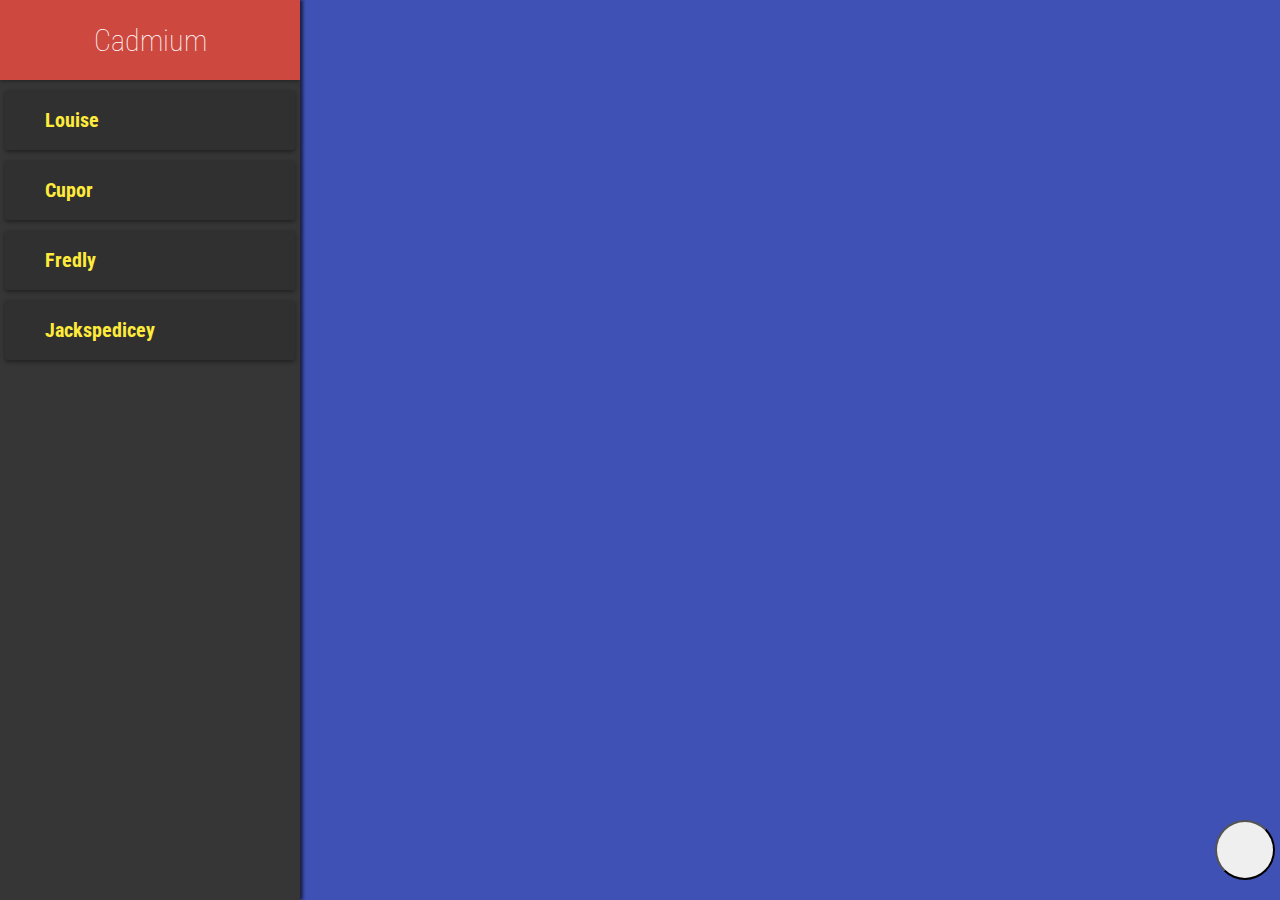
<file: public/index.html>
<!DOCTYPE html>
<html lang="en">
<head>
    <link href="Stylesheets/Main.css" rel="stylesheet">
    <meta charset="UTF-8">
    <title>Cadmium</title>
</head>
<body>
<aside class="sidebar">
    <section class="site-name">
        Cadmium
    </section>
    <section class="pet-item">
        <span class="title">Louise</span>
    </section>
    <section class="pet-item">
        <span class="title">Cupor</span>
    </section>
    <section class="pet-item">
        <span class="title">Fredly</span>
    </section>
    <section class="pet-item">
        <span class="title">Jackspedicey</span>
    </section>
    <button class="fab" role="button">
    </button>
</aside>
<main></main>
</body>
</html>
</file>
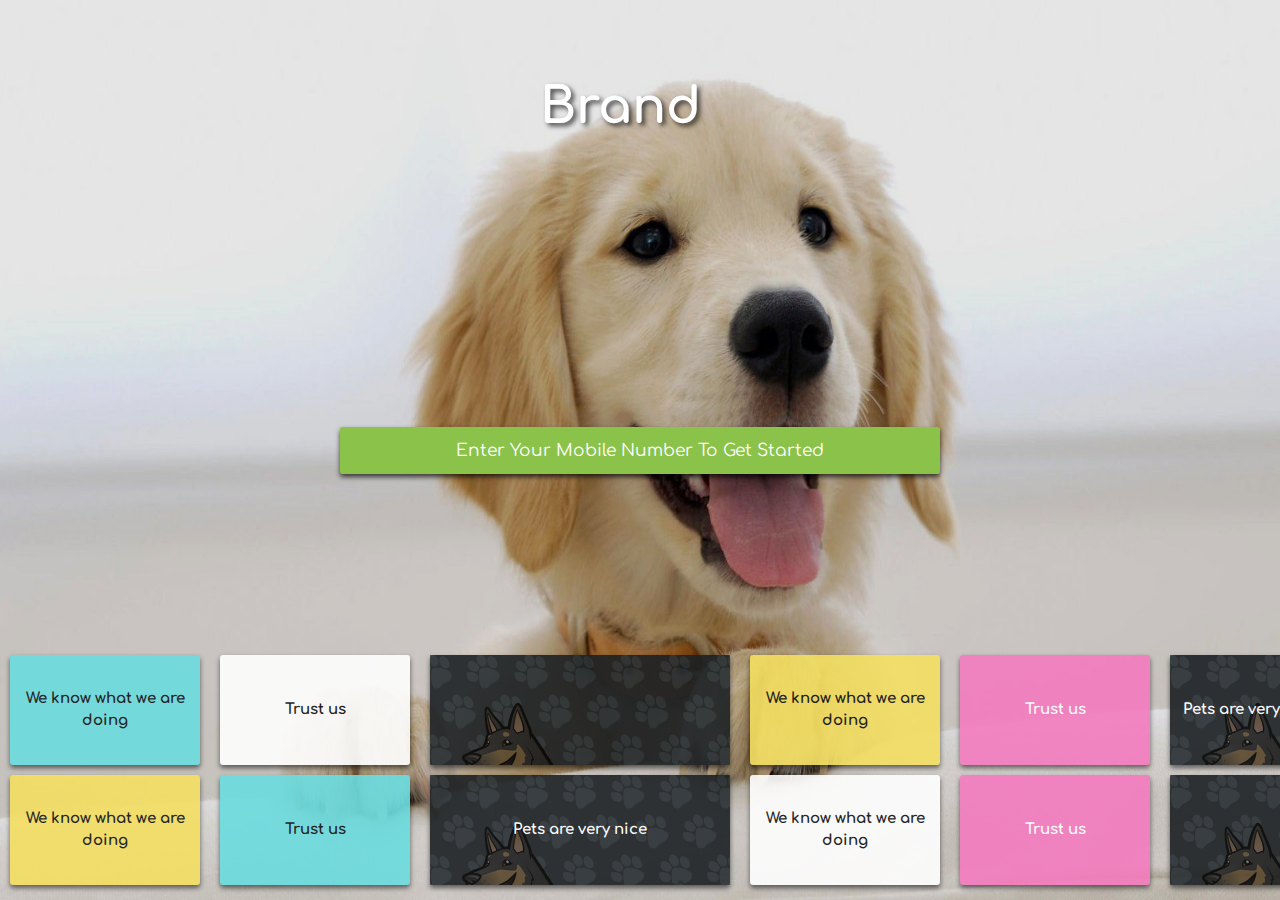
<file: public/GetStarted.html>
<!DOCTYPE html>
<html lang="en">
<head>
    <meta charset="UTF-8">
    <link href="Stylesheets/Style.css" rel="stylesheet">
    <title>Get Started</title>
</head>
<body>
<main data-background="Images/pet_1920x1080.jpg" class="full hero">
    <div class="overlay"></div>
    <img id="hero-background">
    <section class="content">
        <h1 class="site-title">Brand</h1>
        <!--<section class="tiles-container">-->
            <!--<section class="tile text-only green" data-width="300">-->
                <!--<span class="text">-->
                    <!--Lorem Ipsum Dolor Amet-->
                <!--</span>-->
            <!--</section>-->
            <!--<section class="tile text-only yellow flip-horizontal-p">-->
                <!--<span class="text">-->
                    <!--Lorem Ipsum Dolor Amet-->
                <!--</span>-->
            <!--</section>-->
            <!--<section class="tile text-only pink">-->
                <!--<span class="text">-->
                    <!--Lorem Ipsum Dolor Amet-->
                <!--</span>-->
            <!--</section>-->
        <!--</section>-->
        <section class="dialog-opener">
            <button role="button" class="primary-button">
                Enter Your Mobile Number To Get Started
            </button>
        </section>
        <!--<section class="tiles-container">-->
            <!--<section class="tiles-container">-->
                <!--<section class="tile flip-vertical-p" data-width="300" data-height="300" data-image="Images/pet_300x300.png">-->
                <!--<span class="text">-->
                    <!--Lorem Ipsum Dolor Amet-->
                <!--</span>-->
                <!--</section>-->
                <!--<section class="stacked-tiles">-->
                    <!--<section class="tile text-only red" data-height="150">-->
                    <!--<span class="text">-->
                        <!--Lorem Ipsum Dolor Amet-->
                    <!--</span>-->
                    <!--</section>-->
                    <!--<section class="tile text-only blue flip-horizontal-p" data-height="150">-->
                    <!--<span class="text">-->
                        <!--Lorem Ipsum Dolor Amet-->
                    <!--</span>-->
                    <!--</section>-->
                <!--</section>-->
                <!--<section class="stacked-tiles">-->
                    <!--<section class="tile text-only red" data-height="150">-->
                    <!--<span class="text">-->
                        <!--Lorem Ipsum Dolor Amet-->
                    <!--</span>-->
                    <!--</section>-->
                    <!--<section class="tile text-only blue flip-horizontal-p" data-height="150">-->
                    <!--<span class="text">-->
                        <!--Lorem Ipsum Dolor Amet-->
                    <!--</span>-->
                    <!--</section>-->
                <!--</section>-->
        <!--</section>-->
        <!--<button class="about-button" id="more-splash">-->
            <!--More ...-->
        <!--</button>-->
        <section class="tiles-bottom">
            <section class="tiles-container">
                <section class="tile blue">
                    <span class="text">
                        We know what we are doing
                    </span>
                </section>
                <section class="tile red">
                    <span class="text">
                        Trust us
                    </span>
                </section>
                <section class="tile"
                         data-width="300"
                         data-background="Images/pet_300x300.png"
                ></section>
                <section class="tile yellow">
                    <span class="text">
                        We know what we are doing
                    </span>
                </section>
                <section class="tile pink">
                    <span class="text">
                        Trust us
                    </span>
                </section>
                <section class="tile"
                         data-width="160"
                         data-background="Images/pet_300x300.png"
                >
                    <span class="text">
                        Pets are very nice
                    </span>
                </section>
            </section>
            <section class="tiles-container">
                <section class="tile yellow">
                    <span class="text">
                        We know what we are doing
                    </span>
                </section>
                <section class="tile blue">
                    <span class="text">
                        Trust us
                    </span>
                </section>
                <section class="tile"
                         data-width="300"
                         data-background="Images/pet_300x300.png"
                >
                    <span class="text">
                        Pets are very nice
                    </span>
                </section>
                <section class="tile red">
                    <span class="text">
                        We know what we are doing
                    </span>
                </section>
                <section class="tile pink">
                    <span class="text">
                        Trust us
                    </span>
                </section>
                <section class="tile"
                         data-width="160"
                         data-background="Images/pet_300x300.png"
                ></section>
            </section>
        </section>
        <section id="more-content" class="more-content">
            <span class="close" title="Close">&times;</span>
            <h1 class="align-left w100p pL30px">Something about us...</h1>
        </section>
    </section>
</main>
<script src="Scripts/Script.js"></script>
</body>
</html>
</file>
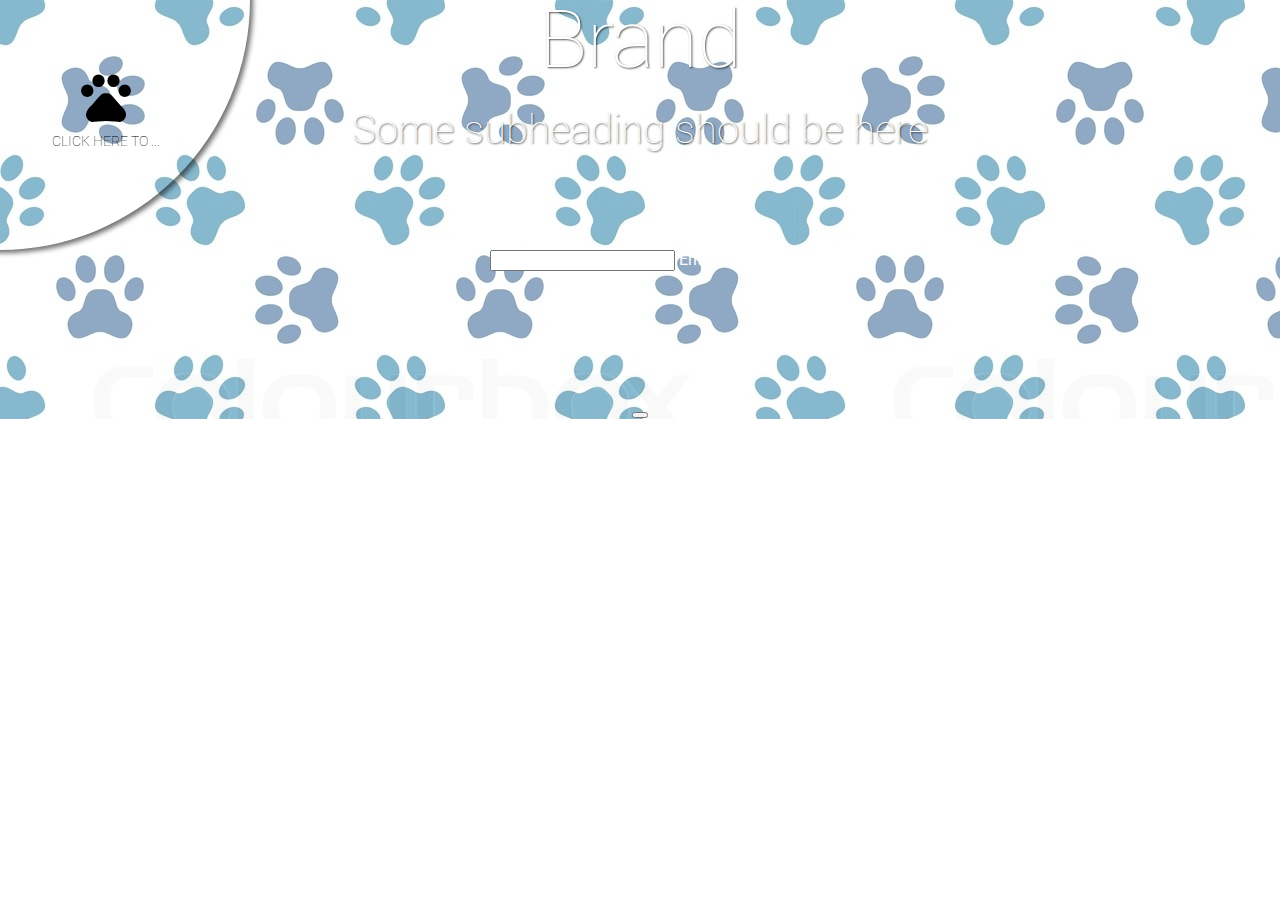
<file: public/GetStarted_Material.html>
<!DOCTYPE html>
<html lang="en">
<head>
    <meta charset="UTF-8">
    <link rel="stylesheet" href="https://code.getmdl.io/1.3.0/material.blue-yellow.min.css">
    <meta name="viewport" content="width=device-width, initial-scale=1">
    <link href="Stylesheets/StyleMaterial.css" rel="stylesheet">
    <title>Get Started</title>
</head>
<body class="page-get-started mdl-color-text--black-300">

<dialog id="otp-dialog">
    <section class="hidden-left page centered" id="resend-page" style="background: #E91E63;">
        <section class="text-center">
            <svg class="spinner" width="65px" height="65px" viewBox="0 0 66 66" xmlns="http://www.w3.org/2000/svg">
                <circle class="path" fill="none" stroke-width="4" stroke-linecap="round" cx="33" cy="33" r="30"></circle>
            </svg>
            <br>
            <br>
            <span class="big-text-thin">Sending...</span>
        </section>
    </section>
    <section class="hidden-right page active" id="enter-page" style="background: #FFFFFF; color: #121212;">
        <section class="title" id="otp-title" style="padding-top: 10px">
            <span>Enter Your OTP:</span>
        </section>
        <section class="content" id="otp-content">
            <section class="otp-input">
                <input class="otp" id="otp" placeholder="" maxlength="6">
            </section>
            <section class="buttons">
                <button class="submit" id="submit-otp">Go!</button>
                <button class="resend" id="resend-otp">Resend?</button>
            </section>
        </section>
    </section>
    <section class="hidden-right page centered" id="authentication-page" style="background: #363636; color: #FFFFFF;">
        <section class="text-center">
            <svg class="spinner" width="65px" height="65px" viewBox="0 0 66 66" xmlns="http://www.w3.org/2000/svg">
                <circle class="path" fill="none" stroke-width="4" stroke-linecap="round" cx="33" cy="33" r="30"></circle>
            </svg>
            <br>
            <br>
            <span class="big-text-thin">Checking...</span>
        </section>
    </section>
</dialog>
<header class="mdl-color--black">
    <div class="brand-icon mdl-color--blue mdl-color-text--white" id="parent-circle">
        <div class="icon">
            <i class="material-icons">pets</i>
            <br>
            <span class="normal-text" style="text-transform: uppercase; font-weight: 100;">Click here to ...</span>
        </div>
        <section class="curved-container">
            <button role="button" class="first" id="f1">
                <i class="material-icons">new_releases</i>
            </button>
            <div class="mdl-tooltip mdl-tooltip--right" data-mdl-for="f1">
                New Releases
            </div>
            <button role="button" class="second" id="f2">
                <i class="material-icons">card_giftcard</i>
            </button>
            <div class="mdl-tooltip mdl-tooltip--right" data-mdl-for="f2">
                Gifts
            </div>
            <button role="button" class="third" id="f3">
                <i class="material-icons">change_history</i>
            </button>
            <div class="mdl-tooltip mdl-tooltip--right" data-mdl-for="f3">
                Triangles
            </div>
            <button role="button" class="fourth" id="f4">
                <i class="material-icons">call</i>
            </button>
            <div class="mdl-tooltip mdl-tooltip--right" data-mdl-for="f4">
                Calls
            </div>
        </section>
    </div>
    <div style="background: url(Images/pet_pattern_4.jpg);" class="header-bg-img"></div>
    <section class="titles">
        <span class="title">
            Brand
        </span>
        <span class="sub">
            Some subheading should be here
        </span>
    </section>
    <section class="vertical-image-header">
        <div class="mdl-textfield mdl-js-textfield mobile-number-input">
            <input class="mdl-textfield__input" id="mobile" pattern="[0-9]{10}" maxlength="10">
            <label class="mdl-textfield__label" for="mobile">Enter Your Mobile No Here...</label>
        </div>
    </section>
<div id="toast-container" class="mdl-js-snackbar mdl-snackbar">
    <div class="mdl-snackbar__text"></div>
    <button class="mdl-snackbar__action" type="button"></button>
</div>
<script src="https://code.getmdl.io/1.3.0/material.min.js"></script>
<script src="Scripts/MaterialScript.js"></script>
<script>
    new OTPer(document.querySelector('#mobile'), document.querySelector('#otp-dialog'), document.querySelector('#toast-container'));
</script>
</body>
</html>
</file>
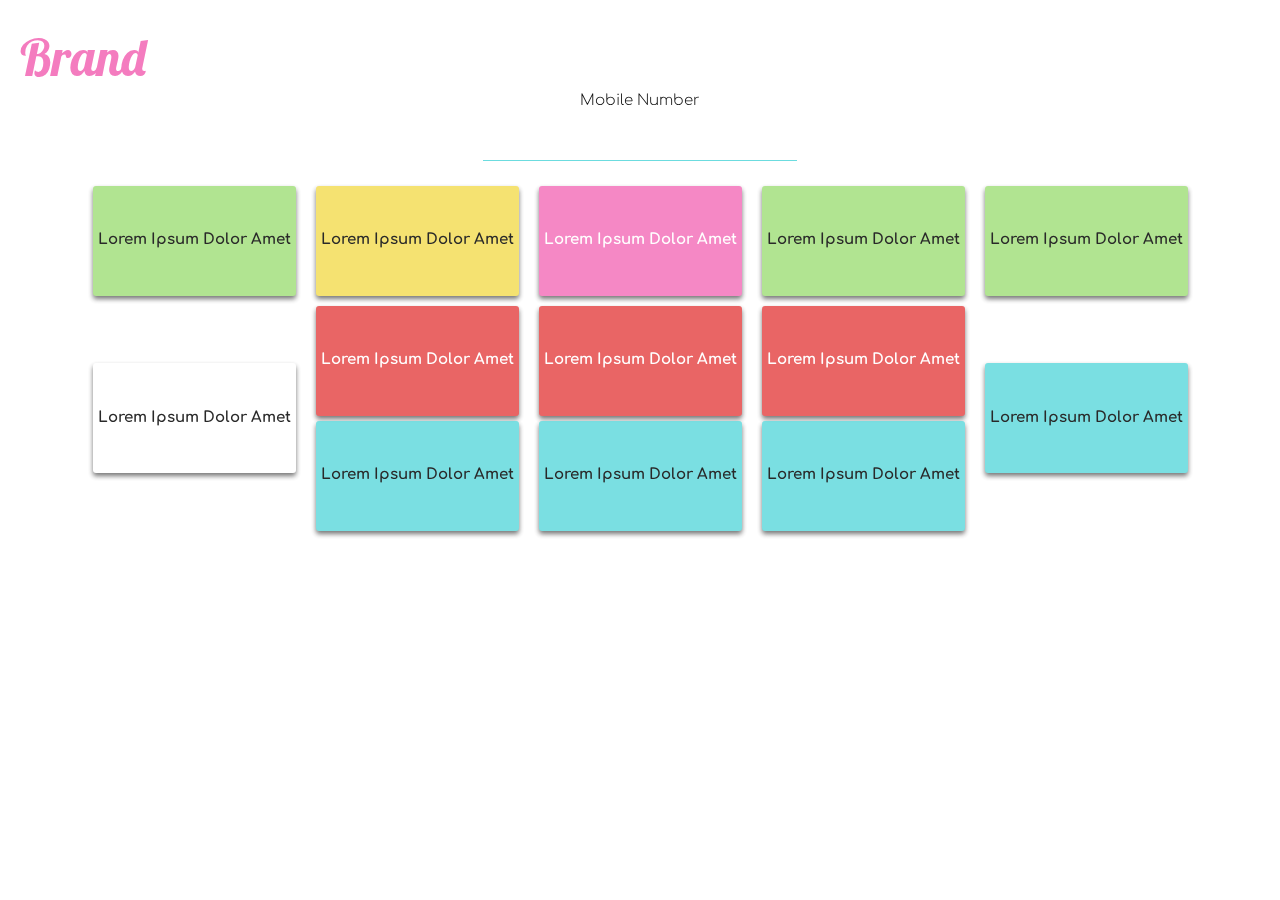
<file: public/reg_temp.html>
<!DOCTYPE html>
<html lang="en">
<head>
    <meta charset="UTF-8">
    <link href="Stylesheets/Style.css" rel="stylesheet">
    <title>Mobile Number Thing</title>
</head>
<body>
<section class="brand brand-no-relative">
    Brand
</section>
<main class="full all-center">
    <section class="pseudo-container">
        <section>
            <label for="mobile" class="custom-mobile-no-input-label">Mobile Number</label>
            <input class="custom-mobile-no-input" id="mobile" pattern="[0-9]">
        </section>
        <section class="tiles-container">
            <section class="tile text-only green" data-width="300">
                <span class="text">
                    Lorem Ipsum Dolor Amet
                </span>
            </section>
            <section class="tile text-only yellow flip-horizontal-p">
                <span class="text">
                    Lorem Ipsum Dolor Amet
                </span>
            </section>
            <section class="tile text-only pink">
                <span class="text">
                    Lorem Ipsum Dolor Amet
                </span>
            </section>
            <section class="tile text-only green">
                <span class="text">
                    Lorem Ipsum Dolor Amet
                </span>
            </section>
            <section class="tile text-only green">
                <span class="text">
                    Lorem Ipsum Dolor Amet
                </span>
            </section>
        </section>
        <section class="tiles-container">
            <section class="tile flip-vertical-p" data-width="300" data-height="300" data-image="Images/pet_300x300.png">
                <span class="text">
                    Lorem Ipsum Dolor Amet
                </span>
            </section>
            <section class="stacked-tiles">
                <section class="tile text-only red" data-height="150">
                    <span class="text">
                        Lorem Ipsum Dolor Amet
                    </span>
                </section>
                <section class="tile text-only blue flip-horizontal-p" data-height="150">
                    <span class="text">
                        Lorem Ipsum Dolor Amet
                    </span>
                </section>
            </section>
            <section class="stacked-tiles">
                <section class="tile text-only red" data-height="150">
                    <span class="text">
                        Lorem Ipsum Dolor Amet
                    </span>
                </section>
                <section class="tile text-only blue flip-horizontal-p" data-height="150">
                    <span class="text">
                        Lorem Ipsum Dolor Amet
                    </span>
                </section>
            </section>
            <section class="stacked-tiles">
                <section class="tile text-only red" data-height="150">
                    <span class="text">
                        Lorem Ipsum Dolor Amet
                    </span>
                </section>
                <section class="tile text-only blue flip-horizontal-p" data-height="150">
                    <span class="text">
                        Lorem Ipsum Dolor Amet
                    </span>
                </section>
            </section>
            <section class="tile text-only blue flip-vertical-p" data-height="150">
                    <span class="text">
                        Lorem Ipsum Dolor Amet
                    </span>
            </section>
        </section>
    </section>
</main>
<script src="Scripts/Script.js"></script>
</body>
</html>
</file>
<file: public/Stylesheets/Main.css>
@import url('https://fonts.googleapis.com/css?family=Roboto+Condensed:300,400,700|Material+Icons');

html {
    height: 100%;
}
body {
    font-family: "Roboto Condensed", sans-serif;
    height: 100%;
    margin: 0;
    background: #3f51b5;
    color: #FFFFFF;
    line-height: 1.5;
    font-size: 13px;
    display: flex;
    align-items: flex-start;
    justify-content: flex-start;
    flex-direction: row;
    position: relative;
}
.sidebar {
    width: 300px;
    height: 100%;
    background: #363636;
    box-shadow: 3px 0 3px rgba(0, 0, 0, 0.6);
    overflow: auto;
}
.sidebar .site-name {
    background: #cd483f;
    height: 80px;
    display: flex;
    align-items: center;
    justify-content: center;
    font-size: 30px;
    color: #FFFFFF;
    font-weight: 100;
    box-shadow: 0 1px 4px rgba(0, 0, 0, 0.4);
}
.sidebar .pet-item {
    background: rgba(0, 0, 0, 0.1);
    height: 60px;
    display: flex;
    align-items: center;
    justify-content: flex-start;
    margin: 10px 5px;
    padding: 0 0 0 40px;
    box-shadow: 0 2px 4px rgba(0, 0, 0, 0.4);
    transition: 300ms box-shadow;
    cursor: pointer;
    text-decoration: none;
    border-radius: 3px;
}
.sidebar .pet-item:hover {
    box-shadow: 0 4px 4px rgba(0, 0, 0, 0.6);
}
.sidebar .pet-item .title {
    font-size: 20px;
    font-weight: 700;
    color: #ffeb3b;
}
.sidebar .fab {
    width: 60px;
    height: 60px;
    position: absolute;
    bottom: 20px;
    right: 5px;
    border-radius: 50px;
}
main {
    flex-grow: 1;
    height: 100%;
}
</file>
<file: public/Stylesheets/Style.css>
@import url('https://fonts.googleapis.com/css?family=Comfortaa:300,400,700|Lobster');

:root {
    --text-color: #121212;
    --body-bg: #FFFFFF;
}

html {
    height: 100%;
}

body {
    font-family: 'Comfortaa', 'Sawasdee', 'Roboto', 'Roboto Condensed', 'Open Sans',  sans-serif;
    font-size: 15px;
    background: var(--body-bg);
    color: var(--text-color);
    height: 100%;
    width: 100%;
    margin: 0;
    position: relative;
    font-weight: 300;
    animation: 600ms body-appear ease-in;
    line-height: 1.5;
}

.brand {
    font-size: 50px;
    font-weight: 100;
    font-family: 'Lobster', 'Comfortaa', 'Sawasdee', cursive;
    color: #f47cbf;
}

.brand.brand-no-relative {
    position: fixed;
    top: 10px;
    left: 10px;
    display: inline-block;
    padding: 10px;
}

h1, h2, h3, h4, h5, h6 {
    margin: 10px 0;
}

main.full {
    width: 100%;
    height: 100%;
    position: relative;
}

main.all-center {
    text-align: center;
    padding-top: 90px;
}

main.hero {
    overflow-y: hidden;
}
main.hero .content {
    display: flex;
    align-items: center;
    justify-content: center;
    overflow-y: auto;
    flex-direction: column;
}
main.hero .overlay {
    position: absolute;
    top: 0;
    left: 0;
    width: 100%;
    height: 100%;
    background: rgba(0, 0, 0, 0.1);
}
main.hero .content {
    position: absolute;
    top: 0;
    left: 0;
    width: 100%;
    min-height: 100%;
    overflow-y: auto;
}
main.full.all-center {
    height: calc(100% - 200px);
}

.background-image {
    width: 100% !important;
    height: 100% !important;
}

.custom-mobile-no-input-label {
    display: block;
    width: 100%;
    text-align: center;
}

.custom-mobile-no-input {
    background: transparent;
    border: none;
    border-bottom: 1px solid #6cdcdf;
    font-family: inherit;
    font-weight: inherit;
    font-size: inherit;
    width: 300px;
    outline: none;
    margin: 20px auto;
    transition: 150ms all ease-in;
    padding: 5px 7px;
    text-align: center;
    color: inherit;
    display: block;
}
.custom-mobile-no-input:focus {
    border-bottom: 1px dashed #6cdcdf;
}

.tiles-container {
    width: 95%;
    margin: 0 auto;
    display: flex;
    align-items: center;
    justify-content: center;
    text-align: center;
}

.tile {
    display: flex;
    align-items: center;
    justify-content: center;
    min-width: 180px;
    min-height: 100px;
    flex-grow: 0;
    margin: 5px 10px;
    background: #FFFFFF;
    padding: 5px;
    max-width: 260px;
    position: relative;
    border-radius: 3px;
    box-shadow: 0 3px 5px rgba(0, 0, 0, 0.6);
    opacity: 0.9;
}
.tile.flex-grow {
    flex-grow: 1;
}
.tile.flip-vertical {
    animation: flip-vertical 1.5s;
}
.tile.flip-horizontal {
    animation: flip-horizontal 1.5s;
}
.tile .text {
    margin: auto 0;
    z-index: 10;
    display: block;
    font-weight: 700;
}
.tile.e-background .text {
    color: #FFFFFF !important;
}
.tile.e-background .overlay {
    position: absolute;
    top: 0;
    left: 0;
    width: 100%;
    height: 100%;
    z-index: 5;
    background: rgba(0, 0, 0, 0.55);
}
.tile.blue {
    background: #6cdcdf;
}
.tile.green {
    background: #a9e185;
}
.tile.yellow {
    background: #f4df62;
}
.tile.text-only.red {
    background: #e75555;
    color: #FFFFFF;
}
.tile.pink {
    background: #f47cbf;
    color: #FFFFFF;
}

.dialog-opener {
    padding: 10px 0;
    text-align: center;
}
.primary-button {
    padding: 14px 10px;
    font-family: inherit;
    font-size: 17px;
    width: 600px;
    background: #8BC34A;
    color: #FFFFFF;
    border: none;
    border-radius: 2.5px;
    box-shadow: 0 3px 5px rgba(0, 0, 0, 0.7);
    outline: none;
    cursor: pointer;
    transition: 300ms all;
}
.primary-button:active {
    box-shadow: 0 5px 5px rgba(0, 0, 0, 0.7);
}

h1 {
    font-size: 50px;
}
h2 {
    font-size: 40px;
}
h3 {
    font-size: 30px;
}
h4 {
    font-size: 20px;
}

h1.site-title {
    position: absolute;
    top: 60px;
    width: 200px;
    left: calc(50% - 100px);
    color: #FFFFFF;
    font-size: 50px;
    text-shadow: 3px 3px 5px rgba(0, 0, 0, 0.7);
}

.about-button {
    padding: 8px 10px;
    font-size: 15px;
    font-family: 'Lobster', 'Comfortaa', 'Sawasdee', cursive;
    color: #121212;
    border: none;
    width: 90px;
    position: absolute;
    left: calc(50% - 45px);
    bottom: 40px;
    border-radius: 2.5px;
    box-shadow: 0 3px 5px rgba(0, 0, 0, 0.7);
    outline: none;
    cursor: pointer;
    transition: 300ms all;
    background: rgba(255, 255, 255, 0.1);
}
.about-button:active {
    box-shadow: 0 5px 5px rgba(0, 0, 0, 0.7);
}

.more-content {
    position: absolute;
    top: -100%;
    left: 0;
    width: 100%;
    height: 100%;
    background: #FFFFFF;
    z-index: 50;
    transition: 600ms all cubic-bezier(0.89, 0.09, 0.28, 0.97);
    display: flex;
    align-items: center;
    justify-content: center;
    flex-direction: column;
}
.more-content.pulled {
    top: 0;
}
.more-content .close {
    position: absolute;
    right: 20px;
    top: 0;
    font-size: 80px;
    text-shadow: 1px 1px 3px rgba(0, 0, 0, 0.37);
    cursor: pointer;
    transition: 300ms all cubic-bezier(0.89, 0.09, 0.28, 0.97);
}
.more-content .close:hover {
    text-shadow: 3px 3px 5px rgba(0, 0, 0, 0.37);
}

.w100p {
    width: 100%;
    min-width: 100%;
}
.pL30px {
    padding-left: 30px;
}
.pL30px.w100p {
    width: calc(100% - 30px);
    min-width: calc(100% - 30px);
}
.align-left {
    text-align: left;
}

.tiles-bottom {
    position: absolute;
    bottom: 10px;
    left: 0;
}

@keyframes flip-vertical {
    to {
        transform: rotateX(360deg);
    }
}
@keyframes flip-horizontal {
    to {
        transform: rotateY(360deg);
    }
}
@keyframes body-appear {
    from {
        opacity: 0;
    }
    to {
        opacity: 1;
    }
}
</file>
<file: public/Stylesheets/StyleMaterial.css>
@import url('https://fonts.googleapis.com/css?family=Roboto:100,300,400,400i,500,700|Material+Icons');

body {
    font-family: 'Roboto', sans-serif;
    font-weight: 300;
    height: 100%;
    position: relative;
    margin: 0;
}
.material-icons {
    font-size: inherit;
    line-height: inherit;
}
.mdl-tooltip {
    font-family: inherit;
    font-size: inherit;
    font-weight: inherit;
}

/***************************************************/
/*                   GET STARTED                   */
/***************************************************/
.page-get-started body, .page-get-started main {
    overflow-x: hidden;
}
.page-get-started header {
    width: 100%;
    text-align: center;
    height: 100%;
    display: flex;
    align-items: center;
    justify-content: center;
    flex-direction: column;
    position: relative;
    z-index: 10000;
}
.page-get-started header .header-bg-img {
    position: absolute;
    top: 0;
    left: 0;
    z-index: 20;
    width: 100%;
    height: 100%;
    opacity: .5;
}

.normal-text {
    font-size: 14px;
    font-weight: 400;
}
.f-light {
    font-weight: 300;
}

.page-get-started .titles {
    z-index: 50;
    font-weight: 100;
    text-shadow: 1px 1px 2px rgba(0, 0, 0, 0.67);
    color: #FFFFFF;
}
.page-get-started .titles .title {
    font-size: 80px;
    display: block;
    line-height: 80px;
    margin: 0 0 30px 0;
}
.page-get-started .titles .sub {
    font-size: 40px;
    display: block;
    line-height: 40px;
}
.page-get-started header .vertical-image-header {
    z-index: 50;
    width: 90%;
    height: 200px;
    margin: 50px 0 0 0;
    position: relative;
}
.page-get-started header .vertical-image-header .mobile-number-input {
    position: absolute;
    top: calc(50% - 50px);
    left: calc(50% - 150px);
    z-index: 70;
}
.page-get-started header .vertical-image-header .mobile-number-input label, .page-get-started header .vertical-image-header .mobile-number-input input {
    color: #FFFFFF;
    font-weight: 400;
    font-family: inherit;
    text-align: center;
}
.page-get-started header .vertical-image-header img {
    width: 100%;
    height: 100%;
    opacity: .9;
}

.page-get-started main {
    height: 100%;
}
.page-get-started main .whole-page {
    width: 100%;
    height: 100%;
    position: relative;
}
.page-get-started .flexed-center {
    display: flex;
    align-items: center;
    justify-content: center;
    flex-direction: column;
}

.page-get-started .feature-slider {
    width: 90%;
    height: 400px;
    position: relative;
}
.page-get-started .feature-slider .feature {
    width: 0;
    height: 100%;
    display: flex;
    align-items: center;
    justify-content: center;
    opacity: 0;
    position: absolute;
    top: 0;
    right: 0;
    transition: 1s all;
}
.page-get-started .whole-page .title {
    position: absolute;
    top: 40px;
    left: 20px;
    font-size: 50px;
    text-shadow: 2px 2px 5px rgba(0, 0, 0, 0.67);
    font-weight: 300;
}
.page-get-started .feature-slider .feature .text {
    font-size: 50px;
    font-weight: 100;
    text-shadow: 2px 2px 5px rgba(0, 0, 0, 0.67);
}
.page-get-started .feature-slider .feature.pictured .text {
    position: absolute;
    top: 50%;
    width: 100%;
    display: block;
    text-align: center;
    text-shadow: 1px 1px 6px rgba(0, 0, 0, 0.67);
}
.page-get-started .feature-slider .left-mover {
    z-index: 10;
    outline: none;
    position: absolute;
    left: -30px;
    top: calc(50% - 30px);
    width: 60px;
    height: 60px;
    background: #FFFFFF;
    border-radius: 50%;
    border: none;
    box-shadow: 0 2px 5px rgba(0, 0, 0, 0.67);
    cursor: pointer;
    font-size: 40px;
    line-height: 60px;
    transition: 300ms all;
}
.page-get-started .feature-slider .left-mover:hover {
    box-shadow: 0 5px 6px rgba(0, 0, 0, 0.67);
}
.page-get-started .feature-slider .right-mover {
    z-index: 10;
    position: absolute;
    right: -30px;
    top: calc(50% - 30px);
    width: 60px;
    height: 60px;
    background: #FFFFFF;
    border-radius: 50%;
    border: none;
    box-shadow: 0 2px 5px rgba(0, 0, 0, 0.67);
    cursor: pointer;
    font-size: 40px;
    line-height: 60px;
    transition: 300ms all;
    outline: none;
}
.page-get-started .feature-slider .right-mover:hover {
    box-shadow: 0 5px 6px rgba(0, 0, 0, 0.67);
}
.page-get-started .feature-slider .feature.active {
    opacity: 1;
    width: 100%;
}

.page-get-started .to-bottom {
    z-index: 70;
}
.page-get-started .to-bottom .header-to-main {
    width: 60px;
    height: 60px;
    background: #FFFFFF;
    border-radius: 50%;
    border: none;
    box-shadow: 0 2px 5px rgba(0, 0, 0, 0.67);
    cursor: pointer;
    font-size: 40px;
    line-height: 60px;
    transition: 300ms all;
    z-index: 10;
    outline: none;
}
.page-get-started .get-started-title {
    z-index: 70;
    font-size: 40px;
    font-weight: 100;
}

.page-get-started .brand-icon {
    position: absolute;
    width: 500px;
    height: 500px;
    border-radius: 50%;
    top: -250px;
    left: -250px;
    z-index: 7000;
    transition: .5s all;
    cursor: pointer;
}
.page-get-started .brand-icon.opened {
    animation: .5s brand-icon-rotate;
}
.page-get-started .brand-icon:hover {
    box-shadow: 3px 3px 5px rgba(0, 0, 0, 0.56);
}
/*.page-get-started .brand-icon:hover {*/
    /*animation: 1s icon-boop;*/
/*}*/
.page-get-started .brand-icon .icon {
    position: absolute;
    right: 90px;
    bottom: 100px;
    cursor: inherit;
    transition: .5s all;
}
.page-get-started .brand-icon .curved-container {
    position: absolute;
    right: -50px;
    top: 0;
    height: 100%;
    width: 50px;
    text-align: center;
    z-index: 5000;
}
.curved-container button[role='button'] {
    width: 0;
    height: 0;
    top: 250px;
    right: 1000px;
    border-radius: 50%;
    border: none;
    outline: none;
    background: #FFFFFF;
    color: #121212;
    font-size: 20px;
    transition: .6s all;
    position: absolute;
    cursor: pointer;
}
.curved-container button[role='button'].opened {
    width: 65px;
    height: 65px;
    opacity: 1;
}
.curved-container button[role='button'].first:hover {
    background: #F7C223;
}
.curved-container button[role='button'].first.opened {
    top: 290px;
    right: -30px;
}
.curved-container button[role='button'].second:hover {
    background: #00bcd4;
}
.curved-container button[role='button'].second.opened {
    top: 400px;
    right: 8px;
}
.curved-container button[role='button'].third:hover {
    background: #e75555;
    color: #FFFFFF;
}
.curved-container button[role='button'].third.opened {
    top: 480px;
    right: 92px;
}
.curved-container button[role='button'].fourth:hover {
    background: #E91E63;
    color: #FFFFFF;
}
.curved-container button[role='button'].fourth.opened {
    top: 520px;
    right: 200px;
}
.curved-container button[role='button']:hover {
    box-shadow: 0 3px 5px rgba(0, 0, 0, 0.56);
}
/*.page-get-started .brand-icon:hover .icon {*/
    /*animation: 1s icon-icon-boop;*/
/*}*/
.page-get-started .brand-icon .icon .material-icons {
    font-size: 60px;
}

@keyframes icon-boop {
    50% {
        top: -220px;
        left: -220px;
    }
    100% {
        top: -250px;
        left: -250px;
    }
}
@keyframes icon-icon-boop {
    50% {
        right: 150px;
        bottom: 120px;
    }
    100% {
        right: 130px;
        bottom: 100px;
    }
}
@keyframes brand-icon-rotate {
    0% {
        transform: rotate(0deg);
    }
    50% {
        transform: rotate(180deg);
    }
    51% {
        transform: rotate(-180deg);
    }
    100% {
        transform: rotate(0deg);
    }
}
#otp-dialog::backdrop {
    background: rgba(0, 0, 0, 0.7);
    z-index: 70;
}
#otp-dialog {
    top: -200%;
    transition: 222ms all;
    opacity: 0;
    min-width: 50%;
    padding: 10px;
    border-radius: 5px;
    height: 200px;
    color: #FFFFFF;
    border: none;
    background: #607D8B;
    position: relative;
}
#otp-dialog .content {
    display: flex;
    align-items: center;
    justify-content: center;
    flex-direction: column;
    height: calc(100% - 50px);
    margin-top: 50px;
}
#otp-dialog[open] {
    opacity: 1;
    top: calc(50% - 100px);
}

#otp-dialog .title {
    font-weight: 100;
    font-size: 40px;
}
#otp-dialog .otp-input {
    width: 10%;
    min-width: 10%;
    flex-grow: 1;
}
#otp-dialog .otp-input input {
    background: transparent;
    border: none;
    border-bottom: 2px solid #363636;
    width: calc(100% - 20px);
    outline: none;
    color: inherit;
    font-family: inherit;
    font-weight: 300;
    padding: 5px 10px;
}
#otp-dialog .content .buttons {
    flex-grow: 1;
}
#otp-dialog .content .buttons button {
    border: none;
    font-family: inherit;
    font-weight: 100;
    font-size: 17px;
    padding: 10px 5px;
    box-shadow: 0 2px 2px 0 rgba(0,0,0,.14), 0 3px 1px -2px rgba(0,0,0,.2), 0 1px 5px 0 rgba(0,0,0,.12);
    cursor: pointer;
    width: 120px;
    text-align: center;
    border-radius: 2.5px;
    outline: none;
    transition: 200ms all;
}
#otp-dialog .content .buttons button:hover, #otp-dialog .content .buttons button:active {
    box-shadow: 0 4px 5px 0 rgba(0,0,0,.14), 0 1px 10px 0 rgba(0,0,0,.12), 0 2px 4px -1px rgba(0,0,0,.2);
}
#otp-dialog .content .buttons .submit {
    background: #00aedb;
    color: #121212;
}
#otp-dialog .content .buttons .resend {
    background: #e75555;
    color: #FFFFFF;
}
.hidden-left {
    position: absolute;
    left: 0;
    width: 0;
    height: calc(100% - 20px);
    top: 0;
    transition: 600ms width;
    opacity: 0;
}
.hidden-right {
    position: absolute;
    right: 0;
    width: 0;
    height: calc(100% - 20px);
    top: 0;
    transition: 600ms width, 600ms color;
    opacity: 0;
}
.page.active {
    width: calc(100% - 20px);
    border-radius: inherit;
    padding: 10px;
    opacity: 1;
    transition: 600ms width;
}

.big-text-thin {
    font-weight: 100;
    font-size: 60px;
}

.centered {
    display: flex;
    align-items: center;
    justify-content: center;
}
.page {
    transition: 600ms all;
}
.text-center {
    text-align: center;
}

.spinner {
    -webkit-animation: rotator 1.4s linear infinite;
    animation: rotator 1.4s linear infinite;
}

@keyframes rotator {
    0% {
        -webkit-transform: rotate(0deg);
        transform: rotate(0deg);
    }
    100% {
        -webkit-transform: rotate(270deg);
        transform: rotate(270deg);
    }
}
.path {
    stroke-dasharray: 187;
    stroke-dashoffset: 0;
    -webkit-transform-origin: center;
    transform-origin: center;
    -webkit-animation: dash 1.4s ease-in-out infinite, colors 5.6s ease-in-out infinite;
    animation: dash 1.4s ease-in-out infinite, colors 5.6s ease-in-out infinite;
}

@keyframes colors {
    0% {
        stroke: #4285F4;
    }
    25% {
        stroke: #DE3E35;
    }
    50% {
        stroke: #F7C223;
    }
    75% {
        stroke: #1B9A59;
    }
    100% {
        stroke: #4285F4;
    }
}
@keyframes dash {
    0% {
        stroke-dashoffset: 187;
    }
    50% {
        stroke-dashoffset: 46.75;
        -webkit-transform: rotate(135deg);
        transform: rotate(135deg);
    }
    100% {
        stroke-dashoffset: 187;
        -webkit-transform: rotate(450deg);
        transform: rotate(450deg);
    }
}
.mdl-snackbar {
    z-index: 15000;
    font-family: Roboto, sans-serif;
}
</file>
